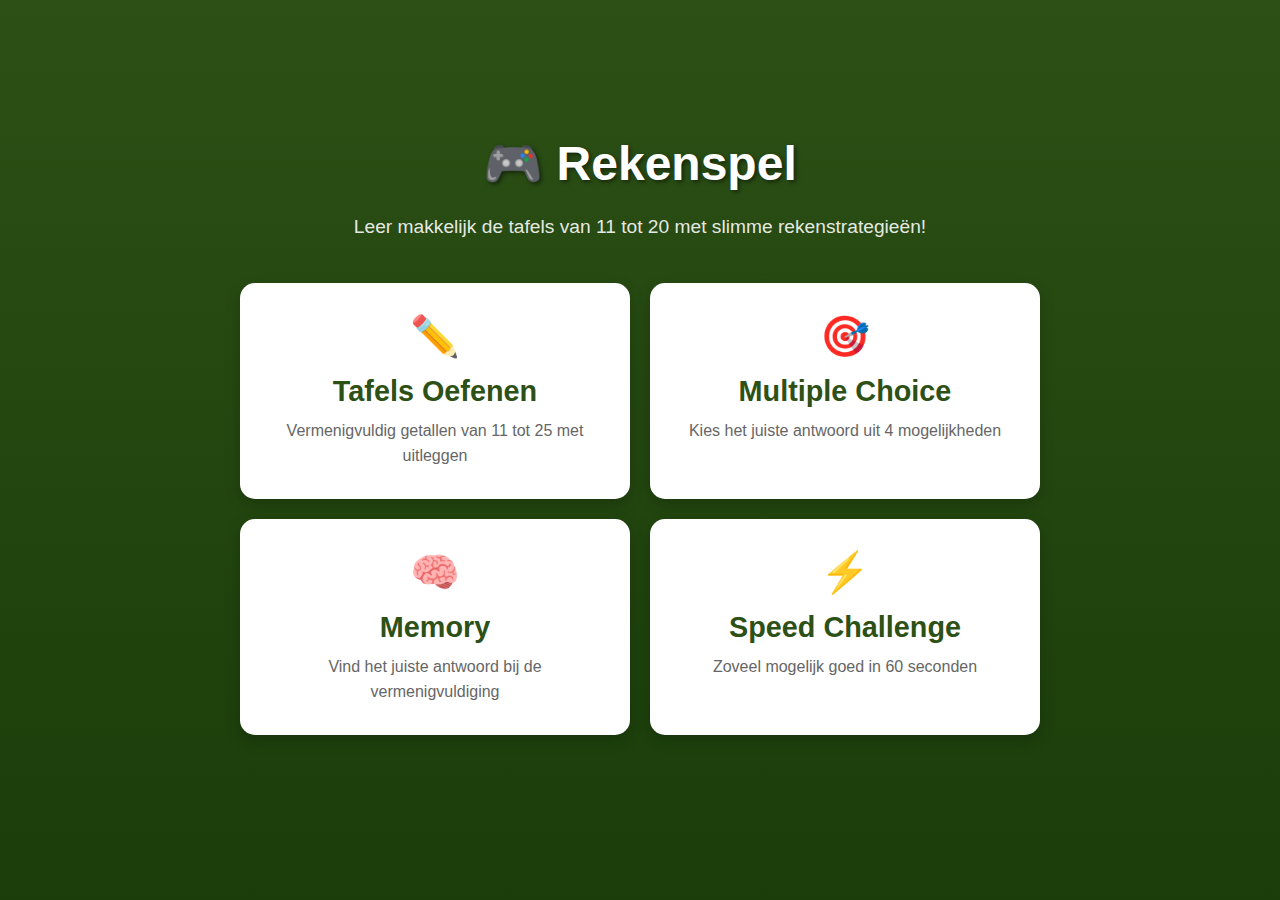
<file: index.html>
<!DOCTYPE html>
<html lang="nl">
<head>
    <meta charset="UTF-8">
    <meta name="viewport" content="width=device-width, initial-scale=1.0">
    <title>Rekenspel - Tafels Boven de 10</title>
    <link rel="stylesheet" href="css/styles.css">
    <style>
        .home-container {
            width: 100%;
            max-width: 800px;
            text-align: center;
        }

        .home-container h1 {
            font-size: 3em;
            margin-bottom: 20px;
        }

        .home-container p {
            color: rgba(255, 255, 255, 0.9);
            font-size: 1.2em;
            margin-bottom: 40px;
            line-height: 1.6;
        }

        .games-grid {
            display: grid;
            grid-template-columns: 1fr;
            gap: 20px;
            margin-bottom: 30px;
        }

        @media (min-width: 600px) {
            .games-grid {
                grid-template-columns: 1fr 1fr;
            }
        }

        .game-card {
            background: white;
            border-radius: 15px;
            padding: 30px;
            text-decoration: none;
            color: #2d5016;
            transition: all 0.3s;
            box-shadow: 0 5px 15px rgba(0, 0, 0, 0.2);
        }

        .game-card:hover {
            transform: translateY(-5px);
            box-shadow: 0 10px 25px rgba(0, 0, 0, 0.3);
        }

        .game-card h2 {
            font-size: 1.8em;
            margin-bottom: 10px;
            color: #2d5016;
        }

        .game-card p {
            color: #666;
            font-size: 1em;
            margin: 0;
        }

        .game-icon {
            font-size: 2.5em;
            margin-bottom: 15px;
        }

        .coming-soon {
            opacity: 0.6;
            pointer-events: none;
        }

        .coming-soon p {
            color: #999;
        }

        .coming-soon .badge {
            display: inline-block;
            background: #ccc;
            color: white;
            padding: 5px 10px;
            border-radius: 20px;
            font-size: 0.8em;
            margin-top: 10px;
        }
    </style>
</head>
<body>
    <div class="game-container">
        <div class="home-container">
            <h1>🎮 Rekenspel</h1>
            <p>Leer makkelijk de tafels van 11 tot 20 met slimme rekenstrategieën!</p>
            
            <div class="games-grid">
                <!-- Tafelspel -->
                <a href="spel-tafels.html" class="game-card">
                    <div class="game-icon">✏️</div>
                    <h2>Tafels Oefenen</h2>
                    <p>Vermenigvuldig getallen van 11 tot 25 met uitleggen</p>
                </a>

                <!-- Multiple Choice -->
                <a href="spel-multiple-choice.html" class="game-card">
                    <div class="game-icon">🎯</div>
                    <h2>Multiple Choice</h2>
                    <p>Kies het juiste antwoord uit 4 mogelijkheden</p>
                </a>

                <!-- Memory -->
                <a href="spel-memory.html" class="game-card">
                    <div class="game-icon">🧠</div>
                    <h2>Memory</h2>
                    <p>Vind het juiste antwoord bij de vermenigvuldiging</p>
                </a>

                <!-- Speed Challenge -->
                <a href="spel-speed.html" class="game-card">
                    <div class="game-icon">⚡</div>
                    <h2>Speed Challenge</h2>
                    <p>Zoveel mogelijk goed in 60 seconden</p>
                </a>
            </div>
        </div>
    </div>
</body>
</html>
</file>
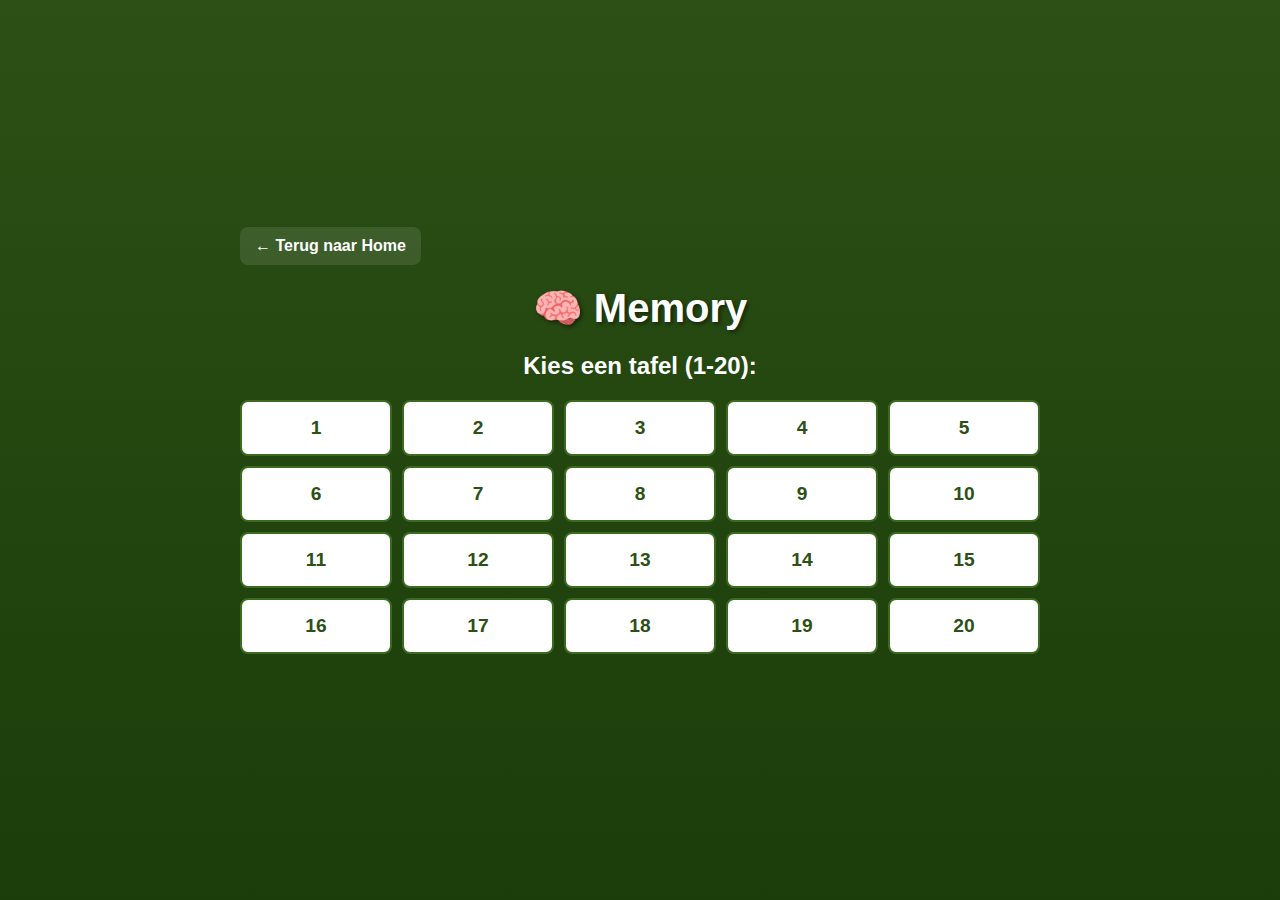
<file: spel-memory.html>
<!DOCTYPE html>
<html lang="nl">
<head>
    <meta charset="UTF-8">
    <meta name="viewport" content="width=device-width, initial-scale=1.0">
    <title>Memory - Rekenspel</title>
    <link rel="stylesheet" href="css/styles.css">
    <style>
        .table-selector {
            display: grid;
            grid-template-columns: repeat(5, 1fr);
            gap: 10px;
            margin: 20px 0;
        }

        .table-btn {
            padding: 15px;
            font-size: 1.2em;
            font-weight: bold;
            background: white;
            color: #2d5016;
            border: 2px solid #3a6b1f;
            border-radius: 8px;
            cursor: pointer;
            transition: all 0.3s;
        }

        .table-btn:hover {
            background: #3a6b1f;
            color: white;
            transform: scale(1.05);
        }

        .selection-screen {
            text-align: center;
        }

        .selection-screen h2 {
            color: white;
            margin-bottom: 20px;
        }

        .memory-game {
            display: none;
        }

        .memory-info {
            color: white;
            display: flex;
            justify-content: space-around;
            margin-bottom: 20px;
            flex-wrap: wrap;
            gap: 15px;
        }

        .memory-info-item {
            background: rgba(255, 255, 255, 0.1);
            padding: 10px 20px;
            border-radius: 8px;
            font-weight: bold;
        }

        .memory-grid {
            display: grid;
            grid-template-columns: repeat(4, 1fr);
            gap: 12px;
            margin-bottom: 30px;
            max-width: 600px;
            margin-left: auto;
            margin-right: auto;
        }

        @media (max-width: 500px) {
            .memory-grid {
                grid-template-columns: repeat(3, 1fr);
            }
        }

        .memory-card {
            aspect-ratio: 1;
            background: linear-gradient(135deg, #3a6b1f 0%, #2d5016 100%);
            border: 3px solid white;
            border-radius: 12px;
            cursor: pointer;
            font-size: 1.8em;
            font-weight: bold;
            display: flex;
            align-items: center;
            justify-content: center;
            transition: all 0.3s;
            user-select: none;
            color: white;
            position: relative;
        }

        .memory-card:hover:not(.matched):not(.flipped) {
            transform: scale(1.05);
            box-shadow: 0 5px 15px rgba(0, 0, 0, 0.3);
        }

        .memory-card.flipped {
            background: white;
            color: #2d5016;
        }

        .memory-card.matched {
            background: #d4edda;
            border-color: #155724;
            color: #155724;
            cursor: default;
        }

        .memory-card.matched::after {
            content: '✓';
            position: absolute;
            font-size: 2em;
        }

        .results-screen {
            display: none;
            text-align: center;
            color: white;
        }

        .results-screen h2 {
            font-size: 2em;
            margin-bottom: 20px;
        }

        .result-stat {
            font-size: 1.3em;
            margin: 15px 0;
        }

        .result-stat strong {
            font-size: 1.5em;
            color: #b3e5fc;
        }

        .play-again-btn {
            margin-top: 30px;
        }
    </style>
</head>
<body>
    <div class="game-container">
        <a href="index.html" class="back-link">← Terug naar Home</a>

        <!-- Selection Screen -->
        <div class="selection-screen" id="selectionScreen">
            <h1>🧠 Memory</h1>
            <h2>Kies een tafel (1-20):</h2>
            <div class="table-selector" id="tableSelector"></div>
        </div>

        <!-- Game Screen -->
        <div class="memory-game" id="memoryGame">
            <h1>🧠 Memory - Tafel <span id="selectedTable">0</span></h1>
            
            <div class="memory-info">
                <div class="memory-info-item">Paren: <span id="pairs-found">0</span>/10</div>
                <div class="memory-info-item">Pogingen: <span id="attempts">0</span></div>
            </div>

            <div class="memory-grid" id="memoryGrid"></div>

            <div style="text-align: center; margin-bottom: 20px;">
                <button onclick="resetMemory()" class="reset-btn">↺ Nieuwe ronde</button>
            </div>
        </div>

        <!-- Results Screen -->
        <div class="results-screen" id="resultsScreen">
            <h1>🧠 Memory Afgelopen!</h1>
            
            <div class="result-stat">
                Alle paren gevonden! 🎉
            </div>
            <div class="result-stat">
                Aantal pogingen: <strong><span id="finalAttempts">0</span></strong>
            </div>

            <button onclick="location.href='spel-memory.html'" class="reset-btn play-again-btn">🔄 Nog een keer</button>
        </div>
    </div>

    <script src="src/memory.js"></script>
</body>
</html>
</file>
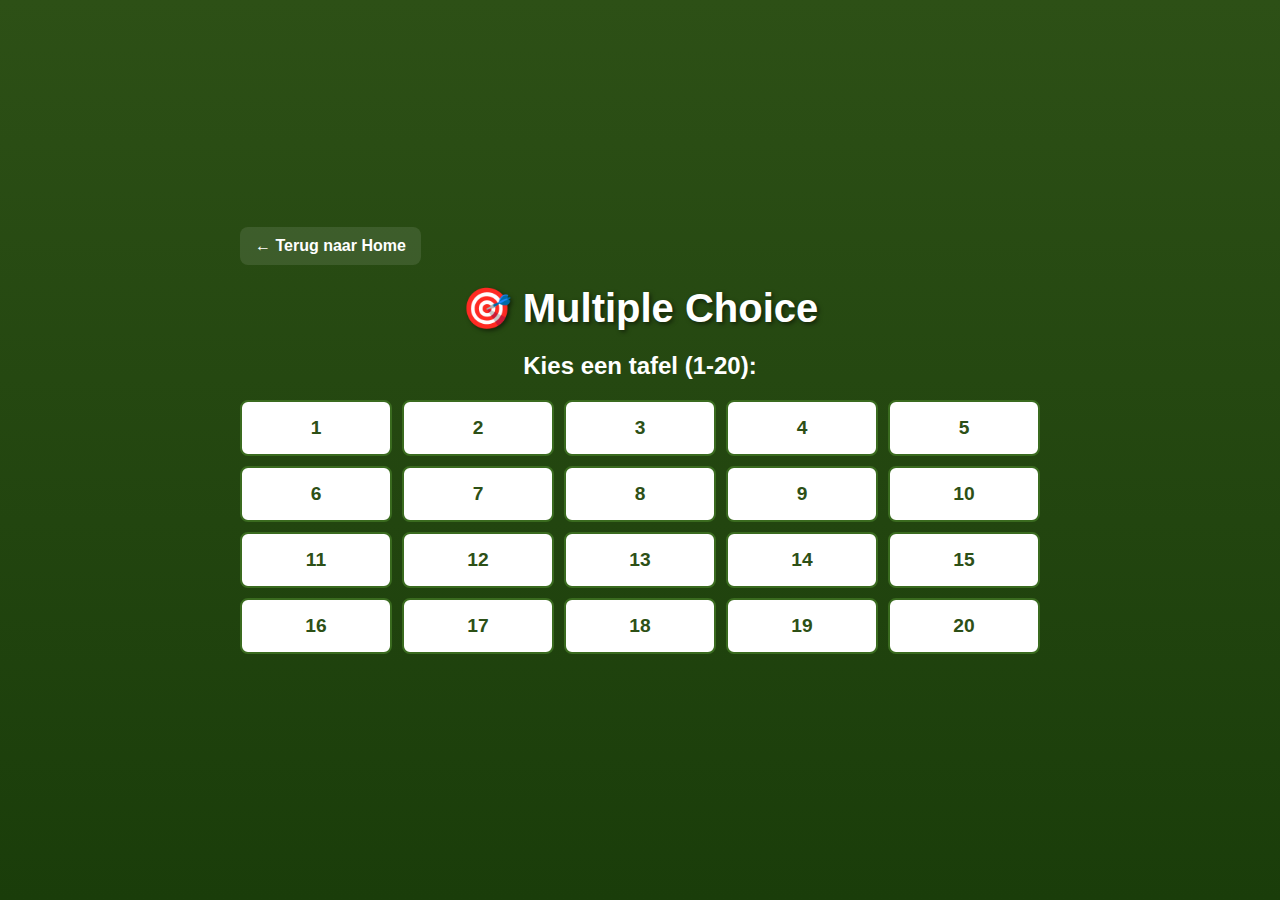
<file: spel-multiple-choice.html>
<!DOCTYPE html>
<html lang="nl">
<head>
    <meta charset="UTF-8">
    <meta name="viewport" content="width=device-width, initial-scale=1.0">
    <title>Multiple Choice - Rekenspel</title>
    <link rel="stylesheet" href="css/styles.css">
    <style>
        .table-selector {
            display: grid;
            grid-template-columns: repeat(5, 1fr);
            gap: 10px;
            margin: 20px 0;
        }

        .table-btn {
            padding: 15px;
            font-size: 1.2em;
            font-weight: bold;
            background: white;
            color: #2d5016;
            border: 2px solid #3a6b1f;
            border-radius: 8px;
            cursor: pointer;
            transition: all 0.3s;
        }

        .table-btn:hover {
            background: #3a6b1f;
            color: white;
            transform: scale(1.05);
        }

        .selection-screen {
            text-align: center;
        }

        .selection-screen h2 {
            color: white;
            margin-bottom: 20px;
        }

        .mc-game {
            display: none;
        }

        .mc-info {
            color: white;
            display: flex;
            justify-content: space-around;
            margin-bottom: 20px;
            flex-wrap: wrap;
            gap: 15px;
        }

        .mc-info-item {
            background: rgba(255, 255, 255, 0.1);
            padding: 10px 20px;
            border-radius: 8px;
            font-weight: bold;
        }

        .options-grid {
            display: grid;
            grid-template-columns: 1fr 1fr;
            gap: 15px;
            margin: 30px 0;
            max-width: 600px;
            margin-left: auto;
            margin-right: auto;
        }

        .option-btn {
            padding: 25px;
            font-size: 1.3em;
            font-weight: bold;
            background: white;
            color: #2d5016;
            border: 3px solid #3a6b1f;
            border-radius: 12px;
            cursor: pointer;
            transition: all 0.3s;
            text-align: center;
        }

        .option-btn:hover:not(:disabled) {
            background: #f0f8ff;
            transform: scale(1.05);
            box-shadow: 0 5px 15px rgba(0, 0, 0, 0.2);
        }

        .option-btn:disabled {
            cursor: not-allowed;
            opacity: 0.7;
        }

        .option-btn.correct {
            background: #d4edda;
            border-color: #155724;
            color: #155724;
        }

        .option-btn.incorrect {
            background: #f8d7da;
            border-color: #721c24;
            color: #721c24;
        }

        .results-screen {
            display: none;
            text-align: center;
            color: white;
        }

        .results-screen h2 {
            font-size: 2em;
            margin-bottom: 20px;
        }

        .result-stat {
            font-size: 1.3em;
            margin: 15px 0;
        }

        .result-stat strong {
            font-size: 1.5em;
            color: #b3e5fc;
        }

        .play-again-btn {
            margin-top: 30px;
        }
    </style>
</head>
<body>
    <div class="game-container">
        <a href="index.html" class="back-link">← Terug naar Home</a>

        <!-- Selection Screen -->
        <div class="selection-screen" id="selectionScreen">
            <h1>🎯 Multiple Choice</h1>
            <h2>Kies een tafel (1-20):</h2>
            <div class="table-selector" id="tableSelector"></div>
        </div>

        <!-- Game Screen -->
        <div class="mc-game" id="mcGame">
            <h1>🎯 Multiple Choice - Tafel <span id="selectedTable">0</span></h1>
            
            <div class="mc-info">
                <div class="mc-info-item">Vraag: <span id="question-number">1</span>/10</div>
                <div class="mc-info-item">Goed: <span id="correct-count">0</span></div>
                <div class="mc-info-item">Fout: <span id="incorrect-count">0</span></div>
            </div>

            <div class="question-box">
                <div class="question" id="question">0 × 0 =</div>
            </div>

            <div class="options-grid" id="optionsGrid"></div>

            <div class="feedback" id="feedback" style="max-width: 600px; margin-left: auto; margin-right: auto;"></div>

            <div style="text-align: center; margin-top: 30px;">
                <button onclick="resetMC()" class="reset-btn">↺ Nieuwe ronde</button>
            </div>
        </div>

        <!-- Results Screen -->
        <div class="results-screen" id="resultsScreen">
            <h1>🎯 Multiple Choice Afgelopen!</h1>
            
            <div class="result-stat">
                Goed beantwoord: <strong><span id="finalCorrect">0</span>/10</strong>
            </div>
            <div class="result-stat">
                Percentage: <strong><span id="finalPercentage">0</span>%</strong>
            </div>

            <button onclick="location.href='spel-multiple-choice.html'" class="reset-btn play-again-btn">🔄 Nog een keer</button>
        </div>
    </div>

    <script src="src/multiple-choice.js"></script>
</body>
</html>
</file>
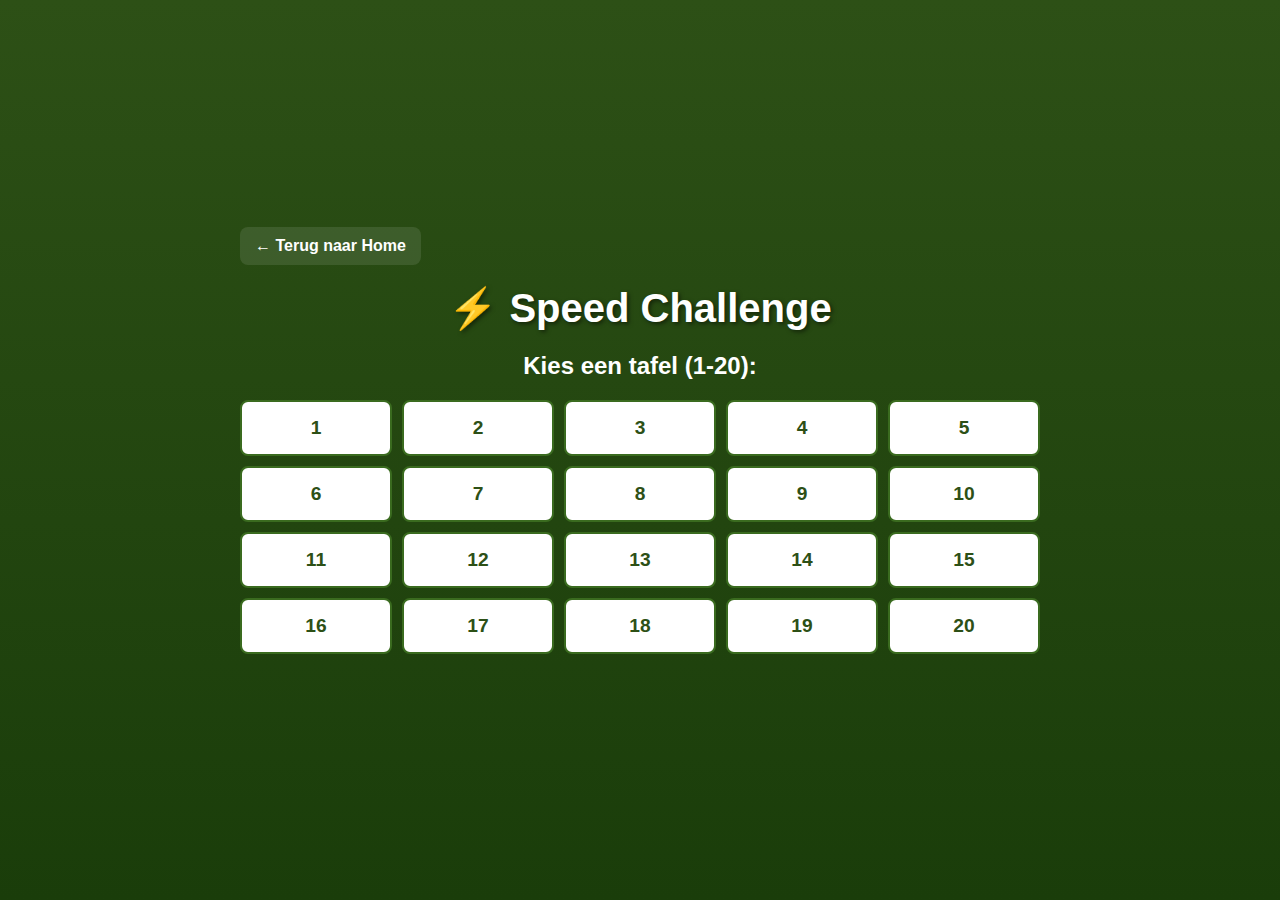
<file: spel-speed.html>
<!DOCTYPE html>
<html lang="nl">
<head>
    <meta charset="UTF-8">
    <meta name="viewport" content="width=device-width, initial-scale=1.0">
    <title>Speed Challenge - Rekenspel</title>
    <link rel="stylesheet" href="css/styles.css">
    <style>
        .table-selector {
            display: grid;
            grid-template-columns: repeat(5, 1fr);
            gap: 10px;
            margin: 20px 0;
        }

        .table-btn {
            padding: 15px;
            font-size: 1.2em;
            font-weight: bold;
            background: white;
            color: #2d5016;
            border: 2px solid #3a6b1f;
            border-radius: 8px;
            cursor: pointer;
            transition: all 0.3s;
        }

        .table-btn:hover {
            background: #3a6b1f;
            color: white;
            transform: scale(1.05);
        }

        .table-btn:active {
            transform: scale(0.95);
        }

        .timer {
            font-size: 2em;
            font-weight: bold;
            color: white;
            text-align: center;
            padding: 20px;
            border-radius: 10px;
            background: rgba(255, 255, 255, 0.1);
            margin-bottom: 20px;
        }

        .timer.warning {
            background: rgba(255, 100, 100, 0.3);
            animation: pulse 0.5s infinite;
        }

        @keyframes pulse {
            0%, 100% { opacity: 1; }
            50% { opacity: 0.7; }
        }

        .selection-screen {
            text-align: center;
        }

        .selection-screen h2 {
            color: white;
            margin-bottom: 20px;
        }

        .speed-game {
            display: none;
        }

        .results-screen {
            display: none;
            text-align: center;
            color: white;
        }

        .results-screen h2 {
            font-size: 2em;
            margin-bottom: 20px;
        }

        .result-stat {
            font-size: 1.3em;
            margin: 15px 0;
        }

        .result-stat strong {
            font-size: 1.5em;
            color: #b3e5fc;
        }

        .play-again-btn {
            margin-top: 30px;
        }
    </style>
</head>
<body>
    <div class="game-container">
        <a href="index.html" class="back-link">← Terug naar Home</a>

        <!-- Selection Screen -->
        <div class="selection-screen" id="selectionScreen">
            <h1>⚡ Speed Challenge</h1>
            <h2>Kies een tafel (1-20):</h2>
            <div class="table-selector" id="tableSelector"></div>
        </div>

        <!-- Game Screen -->
        <div class="speed-game" id="speedGame">
            <h1>⚡ Speed Challenge - Tafel <span id="selectedTable">0</span></h1>
            
            <div class="timer" id="timer">60</div>

            <div class="question-box">
                <div class="question" id="question">0 × 0 =</div>
                
                <div class="input-group">
                    <input 
                        type="number" 
                        id="answer-input" 
                        placeholder="Antwoord..." 
                        autofocus>
                    <button id="submit-btn" onclick="submitAnswer()">OK</button>
                </div>
            </div>

            <div class="feedback" id="feedback"></div>

            <div class="stats">
                <div class="stat">Goed: <span id="correct-count">0</span></div>
                <div class="stat">Fout: <span id="incorrect-count">0</span></div>
            </div>
        </div>

        <!-- Results Screen -->
        <div class="results-screen" id="resultsScreen">
            <h1>⚡ Speed Challenge Afgelopen!</h1>
            
            <div class="result-stat">
                Goed beantwoord: <strong><span id="finalCorrect">0</span></strong>
            </div>
            <div class="result-stat">
                Fout beantwoord: <strong><span id="finalIncorrect">0</span></strong>
            </div>
            <div class="result-stat">
                Totaal: <strong><span id="finalTotal">0</span></strong>
            </div>
            <div class="result-stat" style="font-size: 1.5em; margin-top: 30px;">
                Percentage: <strong><span id="finalPercentage">0</span>%</strong>
            </div>

            <button onclick="location.href='spel-speed.html'" class="reset-btn play-again-btn">🔄 Nog een keer</button>
        </div>
    </div>

    <script src="src/speed.js"></script>
</body>
</html>
</file>
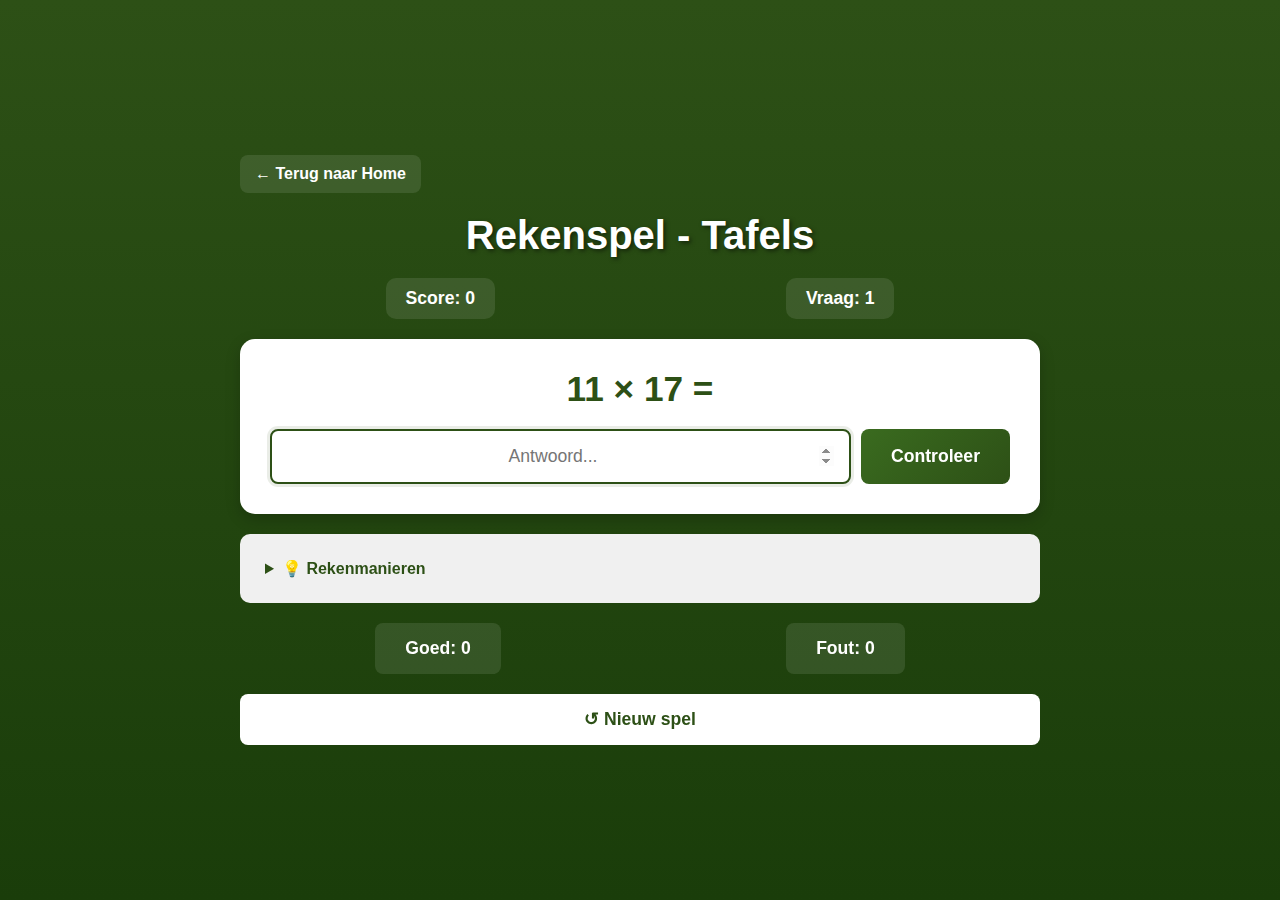
<file: spel-tafels.html>
<!DOCTYPE html>
<html lang="nl">
<head>
    <meta charset="UTF-8">
    <meta name="viewport" content="width=device-width, initial-scale=1.0">
    <title>Rekenspel - Tafels Boven de 10</title>
    <link rel="stylesheet" href="css/styles.css">
</head>
<body>
    <div class="game-container">
        <a href="index.html" class="back-link">← Terug naar Home</a>
        
        <h1>Rekenspel - Tafels</h1>
        
        <div class="score-info">
            <div class="score-item">Score: <span id="score">0</span></div>
            <div class="score-item">Vraag: <span id="question-number">1</span></div>
        </div>

        <!-- Vraag en invoer -->
        <div class="question-box">
            <div class="question" id="question">0 × 0 =</div>
            
            <div class="input-group">
                <input 
                    type="number" 
                    id="answer-input" 
                    placeholder="Antwoord..." 
                    autofocus>
                <button id="submit-btn" onclick="checkAnswer()">Controleer</button>
            </div>
        </div>

        <!-- Rekenstrategieën -->
        <div class="strategies-box" id="strategies-box">
            <details>
                <summary>💡 Rekenmanieren</summary>
                <div id="strategies"></div>
            </details>
        </div>

        <div class="feedback" id="feedback"></div>

        <div class="stats">
            <div class="stat">Goed: <span id="correct-count">0</span></div>
            <div class="stat">Fout: <span id="incorrect-count">0</span></div>
        </div>

        <button onclick="resetGame()" class="reset-btn">↺ Nieuw spel</button>
    </div>

    <script src="src/game.js"></script>
</body>
</html>
</file>
<file: css/styles.css>
* {
    margin: 0;
    padding: 0;
    box-sizing: border-box;
}

body {
    font-family: 'Segoe UI', Tahoma, Geneva, Verdana, sans-serif;
    background: linear-gradient(180deg, #2d5016 0%, #1a3d0a 100%);
    min-height: 100vh;
    display: flex;
    justify-content: center;
    align-items: center;
    padding: 20px;
}

.game-container {
    width: 100%;
    max-width: 800px;
}

h1 {
    color: white;
    text-align: center;
    margin-bottom: 20px;
    font-size: 2.5em;
    text-shadow: 2px 2px 4px rgba(0, 0, 0, 0.5);
}

.back-link {
    display: inline-block;
    color: white;
    text-decoration: none;
    font-weight: bold;
    margin-bottom: 20px;
    padding: 10px 15px;
    border-radius: 8px;
    background: rgba(255, 255, 255, 0.1);
    transition: all 0.3s;
}

.back-link:hover {
    background: rgba(255, 255, 255, 0.2);
}

.score-info {
    display: flex;
    justify-content: space-around;
    color: white;
    margin-bottom: 20px;
    font-size: 1.1em;
    font-weight: bold;
}

.score-item {
    background: rgba(255, 255, 255, 0.1);
    padding: 10px 20px;
    border-radius: 10px;
}

/* Vraag en invoer */
.question-box {
    background: white;
    padding: 30px;
    border-radius: 15px;
    margin-bottom: 20px;
    box-shadow: 0 5px 15px rgba(0, 0, 0, 0.2);
}

.question {
    font-size: 2.2em;
    font-weight: bold;
    color: #2d5016;
    text-align: center;
    margin-bottom: 20px;
}

.input-group {
    display: flex;
    gap: 10px;
}

/* Rekenstrategie\u00ebn */
.strategies-box {
    background: #f0f0f0;
    padding: 15px;
    border-radius: 10px;
    margin-bottom: 20px;
}

.strategies-box details {
    cursor: pointer;
}

.strategies-box summary {
    font-weight: bold;
    color: #2d5016;
    font-size: 1em;
    padding: 10px;
    user-select: none;
}

.strategies-box summary:hover {
    color: #1a3d0a;
}

#strategies {
    margin-top: 15px;
    padding-top: 15px;
    border-top: 2px solid #ddd;
}

.strategy {
    background: white;
    padding: 12px;
    border-left: 4px solid #3a6b1f;
    border-radius: 5px;
    margin-bottom: 10px;
}

.strategy strong {
    color: #2d5016;
    display: block;
    margin-bottom: 8px;
}

.strategy-steps {
    background: #fafafa;
    padding: 10px;
    border-radius: 5px;
    font-family: 'Courier New', monospace;
    font-size: 0.95em;
    color: #555;
}

.step {
    padding: 3px 0;
    line-height: 1.5;
}

.step-hidden {
    padding: 3px 0;
    line-height: 1.5;
    color: #aaa;
    font-style: italic;
}

input {
    flex: 1;
    padding: 15px;
    font-size: 1.1em;
    border: 2px solid #3a6b1f;
    border-radius: 8px;
    text-align: center;
    transition: border-color 0.3s;
}

input:focus {
    outline: none;
    border-color: #2d5016;
    box-shadow: 0 0 0 3px rgba(45, 80, 22, 0.1);
}

#submit-btn {
    padding: 15px 30px;
    font-size: 1.1em;
    font-weight: bold;
    background: linear-gradient(135deg, #3a6b1f 0%, #2d5016 100%);
    color: white;
    border: none;
    border-radius: 8px;
    cursor: pointer;
    transition: all 0.3s;
}

#submit-btn:hover {
    transform: scale(1.05);
    box-shadow: 0 5px 15px rgba(45, 80, 22, 0.3);
}

#submit-btn:active {
    transform: scale(0.95);
}

.feedback {
    min-height: 40px;
    padding: 15px;
    border-radius: 10px;
    text-align: center;
    font-weight: bold;
    font-size: 1.1em;
    display: none;
    margin-bottom: 20px;
}

.feedback.show {
    display: block;
}

.feedback.correct {
    background: #d4edda;
    color: #155724;
    border: 2px solid #155724;
}

.feedback.incorrect {
    background: #f8d7da;
    color: #721c24;
    border: 2px solid #721c24;
}

.stats {
    display: flex;
    justify-content: space-around;
    gap: 15px;
    margin-bottom: 20px;
    color: white;
}

.stat {
    background: rgba(255, 255, 255, 0.1);
    padding: 15px 30px;
    border-radius: 8px;
    font-weight: bold;
    font-size: 1.1em;
}

.reset-btn {
    width: 100%;
    padding: 15px;
    font-size: 1.1em;
    background: white;
    color: #2d5016;
    border: none;
    border-radius: 8px;
    cursor: pointer;
    font-weight: bold;
    transition: all 0.3s;
}

.reset-btn:hover {
    background: #f0f0f0;
}
</file>
